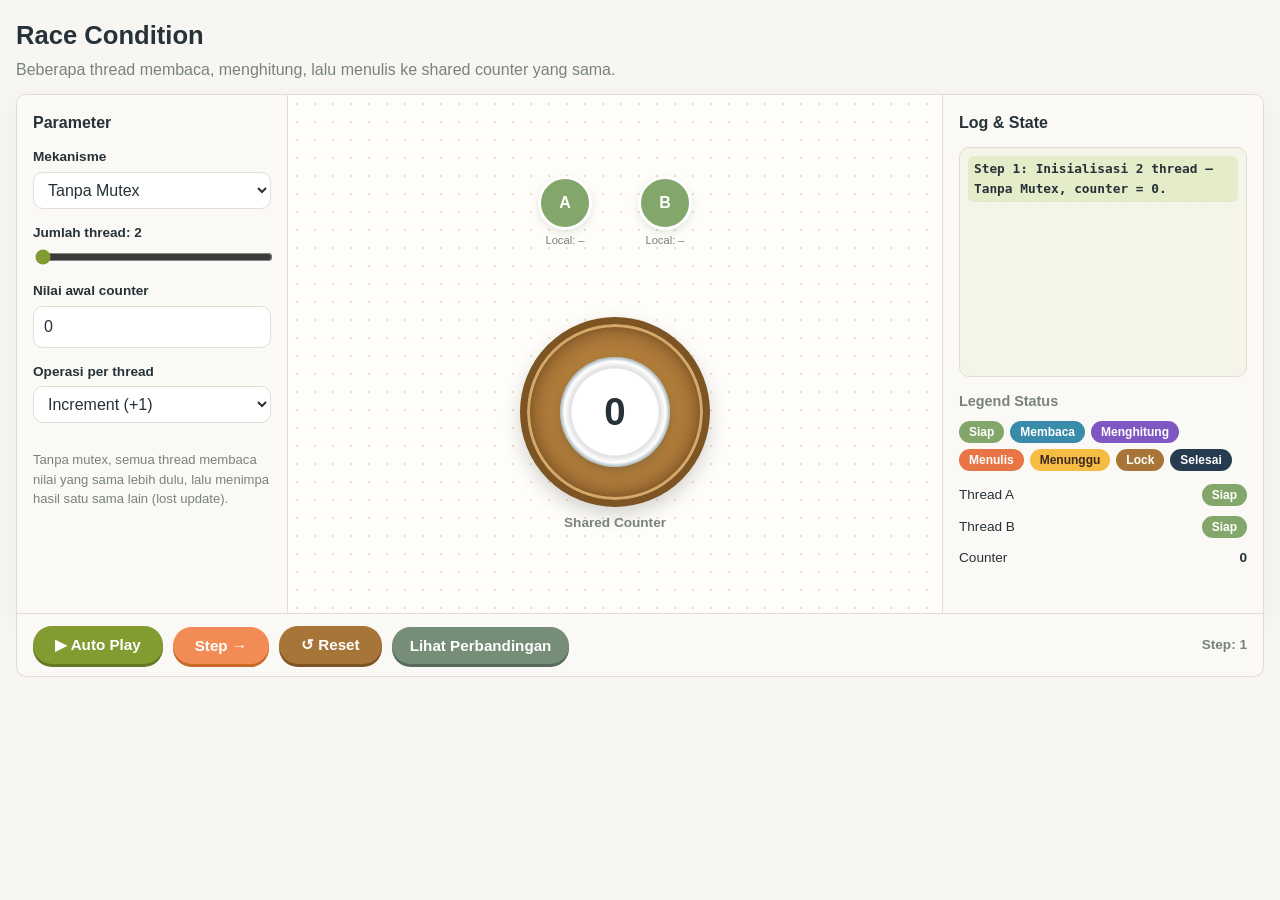
<file: modul-1/index.html>
<!DOCTYPE html>
<html lang="id">
<head>
  <meta charset="UTF-8" />
  <meta name="viewport" content="width=device-width, initial-scale=1.0" />
  <title>Race Condition Simulator</title>
  <link rel="stylesheet" href="style.css" />
</head>
<body>
  <div class="container">
    <div class="sim-head" style="display: flex; justify-content: space-between; align-items: center; flex-wrap: wrap; gap: 12px;">
      <div>
        <h1>Race Condition</h1>
        <p>Beberapa thread membaca, menghitung, lalu menulis ke shared counter yang sama.</p>
      </div>
    </div>

    <div class="sim-grid">
      <!-- Panel Kiri: Parameter -->
      <div class="panel">
        <h3>Parameter</h3>
        <div class="field">
          <label class="field-label" for="mech-select">Mekanisme</label>
          <select id="mech-select">
            <option value="none" selected>Tanpa Mutex</option>
            <option value="peterson">Dengan Peterson Algorithm</option>
            <option value="mutex">Dengan Mutex</option>
          </select>
        </div>

        <div class="field">
          <label class="field-label" for="n-range">Jumlah thread: <span id="n-val">2</span></label>
          <input type="range" id="n-range" min="2" max="4" value="2" />
        </div>

        <div class="field">
          <label class="field-label" for="init-input">Nilai awal counter</label>
          <input type="number" id="init-input" value="0" min="-999" max="999" step="1" />
        </div>

        <div class="field">
          <label class="field-label" for="op-select">Operasi per thread</label>
          <select id="op-select">
            <option value="inc" selected>Increment (+1)</option>
            <option value="dec">Decrement (-1)</option>
            <option value="dbl">Double (×2)</option>
          </select>
        </div>

        <p class="note" id="mech-note"></p>
      </div>

      <!-- Panel Tengah: Visualisasi -->
      <div class="viz" id="viz">
        <svg class="arrow-layer" id="arrow-layer" aria-hidden="true"></svg>
        <div class="stage">
          <div class="threads" id="threads"></div>

          <div class="counter-wrap">
            <div class="counter-disc" id="counter-disc">
              <div class="plate"><span id="counter-value">0</span></div>
            </div>
            <div class="counter-label">Shared Counter</div>
            <span class="badge ready" id="lock-chip" hidden></span>
          </div>
        </div>
      </div>

      <!-- Panel Kanan: Log & State -->
      <div class="panel">
        <h3>Log & State</h3>
        <div class="log" id="log-box"></div>

        <h4>Legend Status</h4>
        <div class="legend">
          <span class="badge ready">Siap</span>
          <span class="badge running">Membaca</span>
          <span class="badge op">Menghitung</span>
          <span class="badge write">Menulis</span>
          <span class="badge waiting">Menunggu</span>
          <span class="badge lock">Lock</span>
          <span class="badge done">Selesai</span>
        </div>

        <div class="state-box" id="state-list"></div>
      </div>
    </div>

    <!-- Action Bar Bawah -->
    <div class="actionbar">
      <button class="btn play" id="btn-play">▶ Auto Play</button>
      <button class="btn dark step" id="btn-step">Step →</button>
      <button class="btn dark reset" id="btn-reset">↺ Reset</button>
      <button class="btn-compare" onclick="bukaModalRace()">Lihat Perbandingan</button>
      <span class="step-count" id="step-count">Step: 1</span>
    </div>
  </div>

  <!-- Pop-up Modal Perbandingan Race Condition -->
  <div id="modal-race" class="modal-overlay" onclick="tutupModalRaceLuar(event)">
    <div class="modal-box">
      <div class="modal-header">
        <div>
          <h2>Perbandingan Race Condition</h2>
          <p>Hasil simulasi Race Condition pada shared counter</p>
        </div>
        <button class="btn-close" onclick="tutupModalRace()">✕</button>
      </div>

      <div class="table-wrap">
        <table class="compare-table">
          <thead>
            <tr>
              <th>Mekanisme</th>
              <th>Jumlah Proses</th>
              <th>Jumlah Step</th>
              <th>Nilai Akhir / Ekspektasi</th>
              <th>Race Condition</th>
              <th>Penilaian</th>
            </tr>
          </thead>
          <tbody id="tabel-hasil-race">
            <!-- Diisi otomatis oleh JavaScript -->
          </tbody>
        </table>
      </div>

      <div class="modal-footer">
        <button class="btn-secondary" onclick="resetRiwayatRace()">Reset Data</button>
        <button class="btn-primary" onclick="tutupModalRace()">Kembali ke Simulasi</button>
      </div>
    </div>
  </div>

  <script src="script.js"></script>
</body>
</html>
</file>
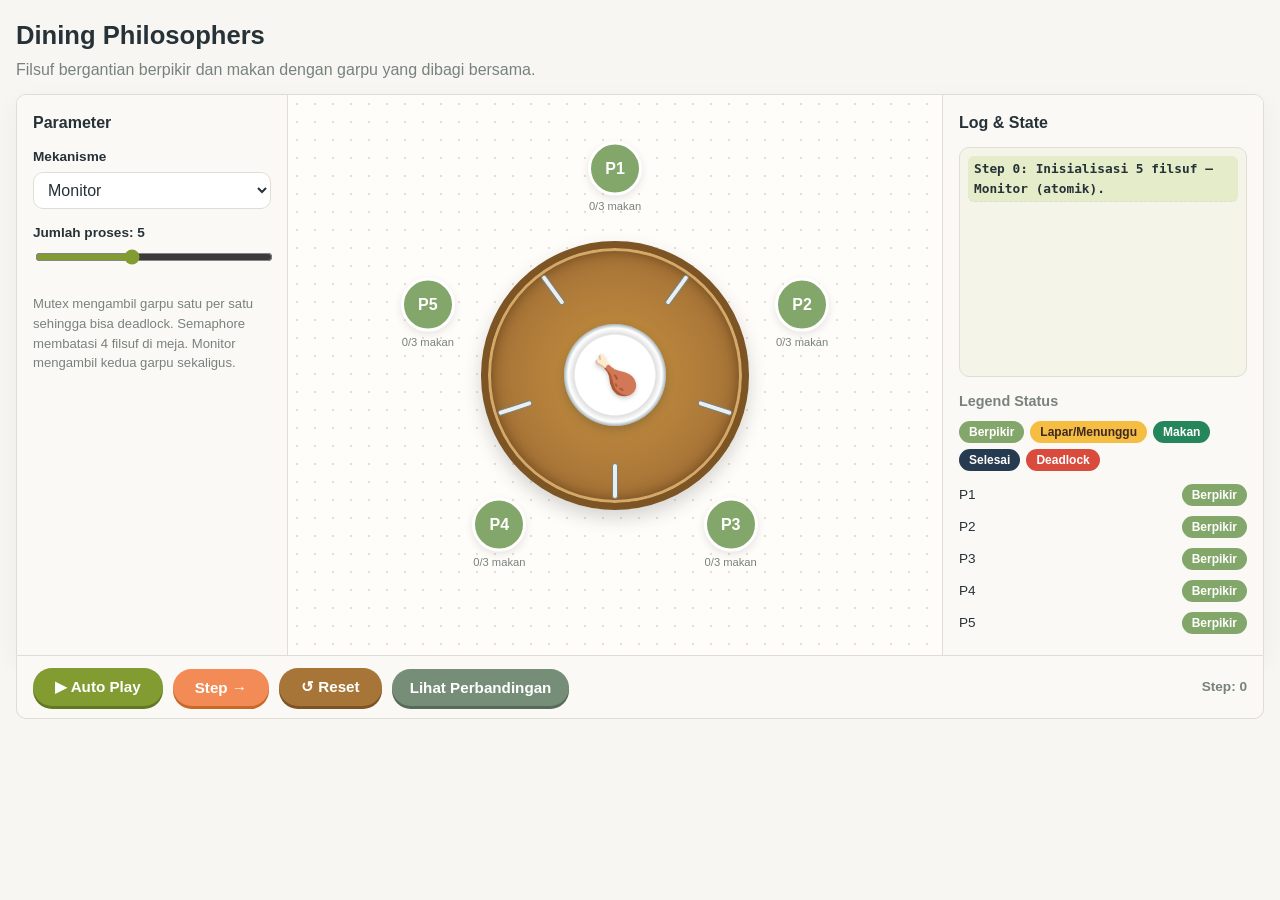
<file: modul-2/index.html>
<!DOCTYPE html>
<html lang="id">
<head>
  <meta charset="UTF-8" />
  <meta name="viewport" content="width=device-width, initial-scale=1.0" />
  <title>Dining Philosophers Simulator</title>
  <link rel="stylesheet" href="style.css?v=2" />
</head>
<body>
  <div class="container">
    <div class="sim-head">
      <div>
        <h1>Dining Philosophers</h1>
        <p>Filsuf bergantian berpikir dan makan dengan garpu yang dibagi bersama.</p>
      </div>
    </div>

    <div class="sim-grid">
      <!-- Panel Kiri: Parameter -->
      <div class="panel">
        <h3>Parameter</h3>
        <div class="field">
          <label class="field-label" for="mech-select">Mekanisme</label>
          <select id="mech-select">
            <option value="mutex">Mutex</option>
            <option value="semaphore">Semaphore</option>
            <option value="monitor" selected>Monitor</option>
          </select>
        </div>

        <div class="field">
          <label class="field-label" for="n-range">Jumlah proses: <span id="n-val">5</span></label>
          <input type="range" id="n-range" min="3" max="8" value="5" />
        </div>

        <p class="note" id="mech-note">
          Mutex mengambil garpu satu per satu sehingga bisa deadlock. Semaphore membatasi 4 filsuf di meja. Monitor mengambil kedua garpu sekaligus.
        </p>
      </div>

      <!-- Panel Tengah: Visualisasi Meja -->
      <div class="viz">
        <div class="table-area" id="table-area">
          <div class="round-table"></div>
          <div id="forks-layer"></div>
          <div id="philosophers-layer"></div>
        </div>
      </div>

      <!-- Panel Kanan: Log & State -->
      <div class="panel">
        <h3>Log & State</h3>
        <div class="log" id="log-box"></div>

        <h4>Legend Status</h4>
        <div class="legend">
          <span class="badge ready">Berpikir</span>
          <span class="badge waiting">Lapar/Menunggu</span>
          <span class="badge running">Makan</span>
          <span class="badge done">Selesai</span>
          <span class="badge deadlock">Deadlock</span>
        </div>

        <div class="state-box" id="state-list"></div>
      </div>
    </div>

    <!-- Action Bar Bawah -->
    <div class="actionbar">
      <button class="btn play" id="btn-play">▶ Auto Play</button>
      <button class="btn dark" id="btn-step">Step →</button>
      <button class="btn dark" id="btn-reset">↺ Reset</button>
      <button class="btn-compare" onclick="bukaModalPhil()">Lihat Perbandingan</button>
      <span class="step-count" id="step-count">Step: 0</span>
    </div>
  </div>

  <!-- Pop-up Modal Perbandingan Dining Philosophers -->
  <div id="modal-phil" class="modal-overlay" hidden onclick="tutupModalPhilLuar(event)">
    <div class="modal-box">
      <div class="modal-header">
        <div>
          <h2>Perbandingan Dining Philosophers</h2>
          <p>Hasil simulasi Dining Philosophers</p>
        </div>
        <button class="btn-close" onclick="tutupModalPhil()">✕</button>
      </div>

      <div class="table-wrap">
        <table class="compare-table">
          <thead>
            <tr>
              <th>Mekanisme</th>
              <th>Jumlah Proses</th>
              <th>Jumlah Step</th>
              <th>Deadlock/Starvation</th>
              <th>Penilaian</th>
            </tr>
          </thead>
          <tbody id="tabel-hasil-phil">
            <!-- Diisi otomatis oleh JavaScript -->
          </tbody>
        </table>
      </div>

      <div class="modal-footer">
        <button class="btn-secondary" onclick="resetRiwayatPhil()">Reset Data</button>
        <button class="btn-primary" onclick="tutupModalPhil()">Kembali ke Simulasi</button>
      </div>
    </div>
  </div>

  <script src="script.js?v=2"></script>
</body>
</html>
</file>
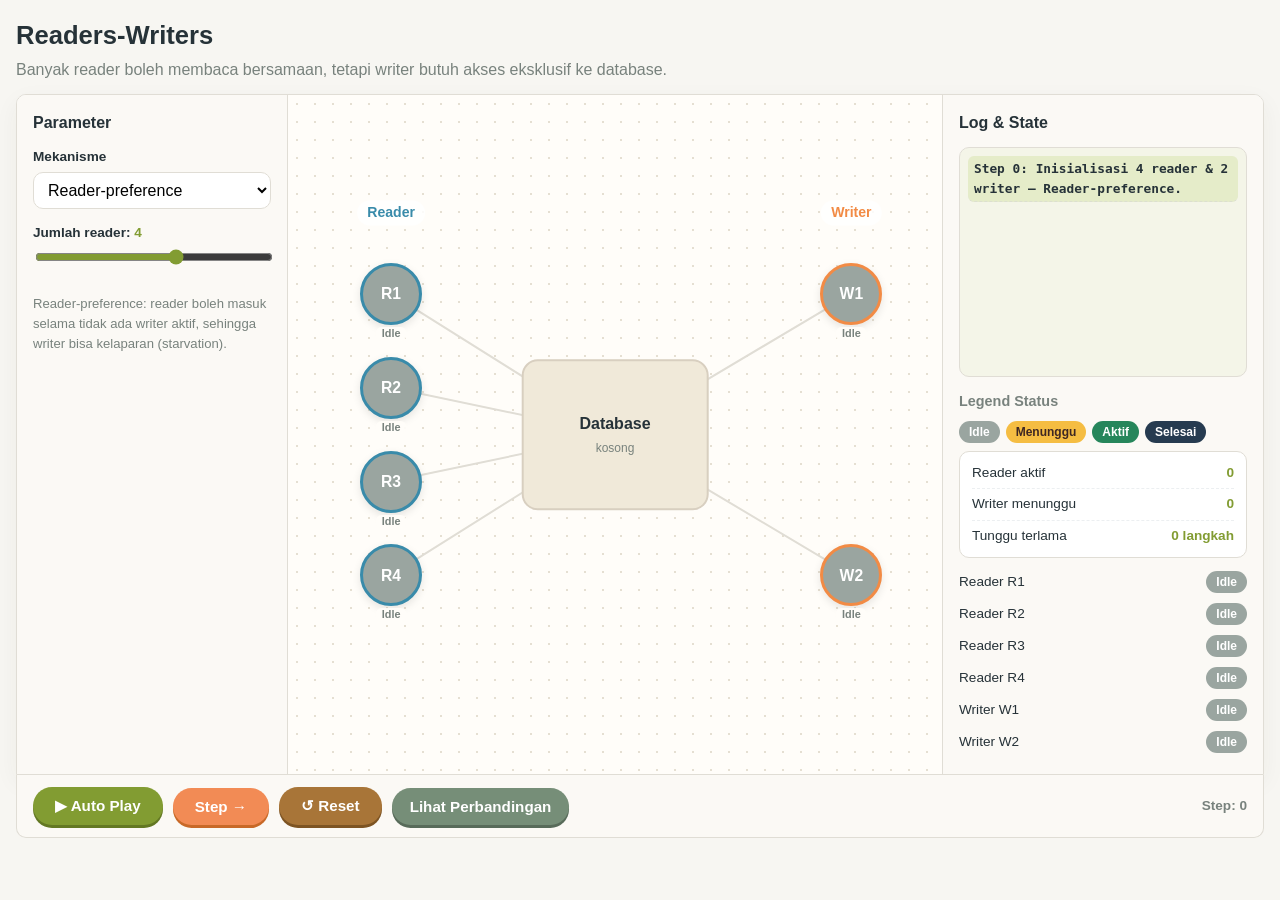
<file: modul-3/index.html>
<!DOCTYPE html>
<html lang="id">

<head>
  <meta charset="UTF-8" />
  <meta name="viewport" content="width=device-width, initial-scale=1.0" />
  <title>Readers-Writers Simulator</title>
  <link rel="stylesheet" href="style.css" />
</head>

<body>
  <div class="container">
    <div class="sim-head">
      <div>
        <h1>Readers-Writers</h1>
        <p>Banyak reader boleh membaca bersamaan, tetapi writer butuh akses eksklusif ke database.</p>
      </div>
    </div>

    <div class="sim-grid">
      <!-- Panel Kiri:Parameter -->
      <div class="panel">
        <h3>Parameter</h3>
        <div class="field">
          <label class="field-label" for="policy-select">Mekanisme</label>
          <select id="policy-select">
            <option value="reader" selected>Reader-preference</option>
            <option value="writer">Writer-preference</option>
            <option value="fifo">FIFO / Fair</option>
          </select>
        </div>

        <div class="field">
          <label class="field-label" for="readers-range">Jumlah reader: <span id="readers-val">4</span></label>
          <input type="range" id="readers-range" min="1" max="6" value="4" />
        </div>

        <p class="note" id="policy-note"></p>
      </div>

      <!-- Panel Tengah: Visualisasi -->
      <div class="viz">
        <div class="rw-area" id="rw-area"></div>
      </div>

      <!-- Panel Kanan: Log & State -->
      <div class="panel">
        <h3>Log &amp; State</h3>
        <div class="log" id="log-box"></div>

        <h4>Legend Status</h4>
        <div class="legend">
          <span class="badge ready">Idle</span>
          <span class="badge waiting">Menunggu</span>
          <span class="badge running">Aktif</span>
          <span class="badge done">Selesai</span>
        </div>

        <div class="state-box" id="state-list"></div>
      </div>
    </div>

    <!-- Action Bar Bawah -->
    <div class="actionbar">
      <button class="btn play" id="btn-play">▶ Auto Play</button>
      <button class="btn step" id="btn-step">Step →</button>
      <button class="btn reset" id="btn-reset">↺ Reset</button>
      <button class="btn-compare" onclick="bukaModalRW()">Lihat Perbandingan</button>
      <span class="step-count" id="step-count">Step: 0</span>
    </div>
  </div>

  <!-- Pop-up Modal Perbandingan Readers-Writers -->
  <div id="modal-rw" class="modal-overlay" hidden onclick="tutupModalRWLuar(event)">
    <div class="modal-box">
      <div class="modal-header">
        <div>
          <h2>Perbandingan Readers-Writers</h2>
          <p>Hasil simulasi kebijakan akses baca dan tulis pada database</p>
        </div>
        <button class="btn-close" onclick="tutupModalRW()">✕</button>
      </div>

      <div class="table-wrap">
        <table class="compare-table">
          <thead>
            <tr>
              <th>Mekanisme</th>
              <th>Jumlah Reader</th>
              <th>Jumlah Step</th>
              <th>Risiko Starvation</th>
              <th>Penilaian</th>
            </tr>
          </thead>
          <tbody id="tabel-hasil-rw">
            <!-- Diisi otomatis oleh JavaScript -->
          </tbody>
        </table>
      </div>

      <div class="modal-footer">
        <button class="btn-secondary" onclick="resetRiwayatRW()">Reset Data</button>
        <button class="btn-primary" onclick="tutupModalRW()">Kembali ke Simulasi</button>
      </div>
    </div>
  </div>

  <script src="script.js"></script>
</body>

</html>
</file>
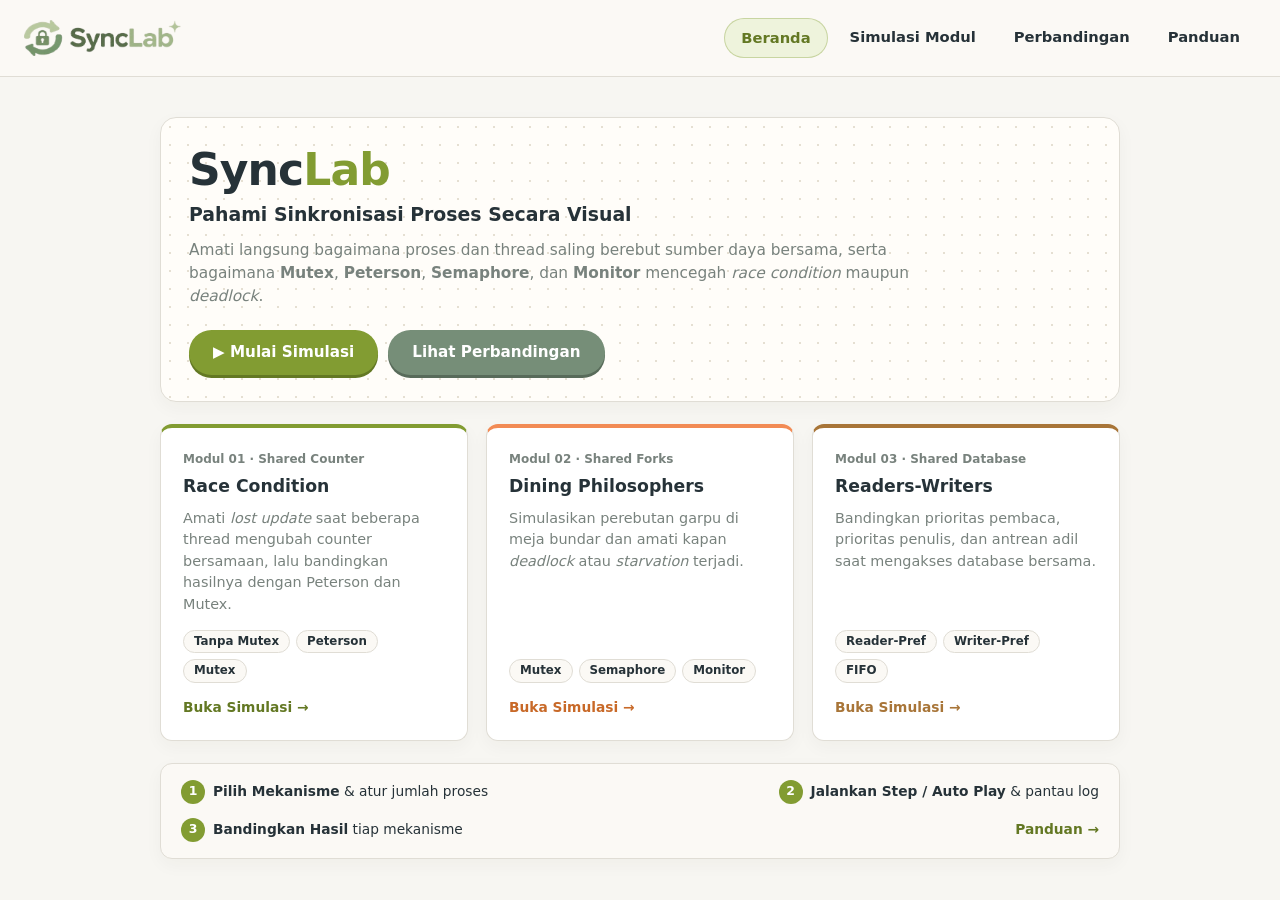
<file: homepage.html>
<!DOCTYPE html>
<html lang="id">

<head>
  <meta charset="UTF-8" />
  <meta name="viewport" content="width=device-width, initial-scale=1.0" />
  <title>SyncLab — Beranda</title>
  <link rel="stylesheet" href="mainstyle.css" />
</head>

<body>
  <header class="navbar">
    <a href="homepage.html" class="logo-img">
      <img src="Logo.png" alt="Logo SyncLab" class="logo-img" />
    </a>
    <nav>
      <a href="homepage.html" class="nav-link active">Beranda</a>
      <a href="simulasi.html" class="nav-link">Simulasi Modul</a>
      <a href="perbandingan.html" class="nav-link">Perbandingan</a>
      <a href="panduan.html" class="nav-link">Panduan</a>
    </nav>
  </header>

  <main class="main-content">
    <div class="home-wrap">
      <!-- Hero Ringkas -->
      <section class="home-hero">
        <h1 class="hero-brand">Sync<span>Lab</span></h1>
        <p class="hero-tagline">Pahami Sinkronisasi Proses Secara Visual</p>
        <p class="subtitle">
          Amati langsung bagaimana proses dan thread saling berebut sumber daya bersama,
          serta bagaimana <strong>Mutex</strong>, <strong>Peterson</strong>, <strong>Semaphore</strong>,
          dan <strong>Monitor</strong> mencegah <em>race condition</em> maupun <em>deadlock</em>.
        </p>
        <div class="hero-actions">
          <a href="simulasi.html" class="btn-primary">▶ Mulai Simulasi</a>
          <a href="perbandingan.html" class="btn-sage">Lihat Perbandingan</a>
        </div>
      </section>

      <!-- 3 Kartu Modul -->
      <div class="cards">
        <a href="simulasi.html?modul=1" class="card home-card">
          <span class="mod-label">Modul 01 · Shared Counter</span>
          <h3>Race Condition</h3>
          <p>Amati <em>lost update</em> saat beberapa thread mengubah counter bersamaan, lalu bandingkan hasilnya dengan
            Peterson dan Mutex.</p>
          <div class="mod-chips">
            <span>Tanpa Mutex</span>
            <span>Peterson</span>
            <span>Mutex</span>
          </div>
          <span class="mod-link">Buka Simulasi →</span>
        </a>

        <a href="simulasi.html?modul=2" class="card home-card">
          <span class="mod-label">Modul 02 · Shared Forks</span>
          <h3>Dining Philosophers</h3>
          <p>Simulasikan perebutan garpu di meja bundar dan amati kapan <em>deadlock</em> atau <em>starvation</em>
            terjadi.</p>
          <div class="mod-chips">
            <span>Mutex</span>
            <span>Semaphore</span>
            <span>Monitor</span>
          </div>
          <span class="mod-link">Buka Simulasi →</span>
        </a>

        <a href="simulasi.html?modul=3" class="card home-card">
          <span class="mod-label">Modul 03 · Shared Database</span>
          <h3>Readers-Writers</h3>
          <p>Bandingkan prioritas pembaca, prioritas penulis, dan antrean adil saat mengakses database bersama.</p>
          <div class="mod-chips">
            <span>Reader-Pref</span>
            <span>Writer-Pref</span>
            <span>FIFO</span>
          </div>
          <span class="mod-link">Buka Simulasi →</span>
        </a>
      </div>

      <!-- Strip Cara Kerja Singkat -->
      <section class="card home-tips">
        <div class="tip-item">
          <span class="tip-num">1</span>
          <span><strong>Pilih Mekanisme</strong> &amp; atur jumlah proses</span>
        </div>
        <div class="tip-item">
          <span class="tip-num">2</span>
          <span><strong>Jalankan Step / Auto Play</strong> &amp; pantau log</span>
        </div>
        <div class="tip-item">
          <span class="tip-num">3</span>
          <span><strong>Bandingkan Hasil</strong> tiap mekanisme</span>
        </div>
        <a href="panduan.html" class="tip-guide">Panduan →</a>
      </section>
    </div>
  </main>
</body>

</html>
</file>
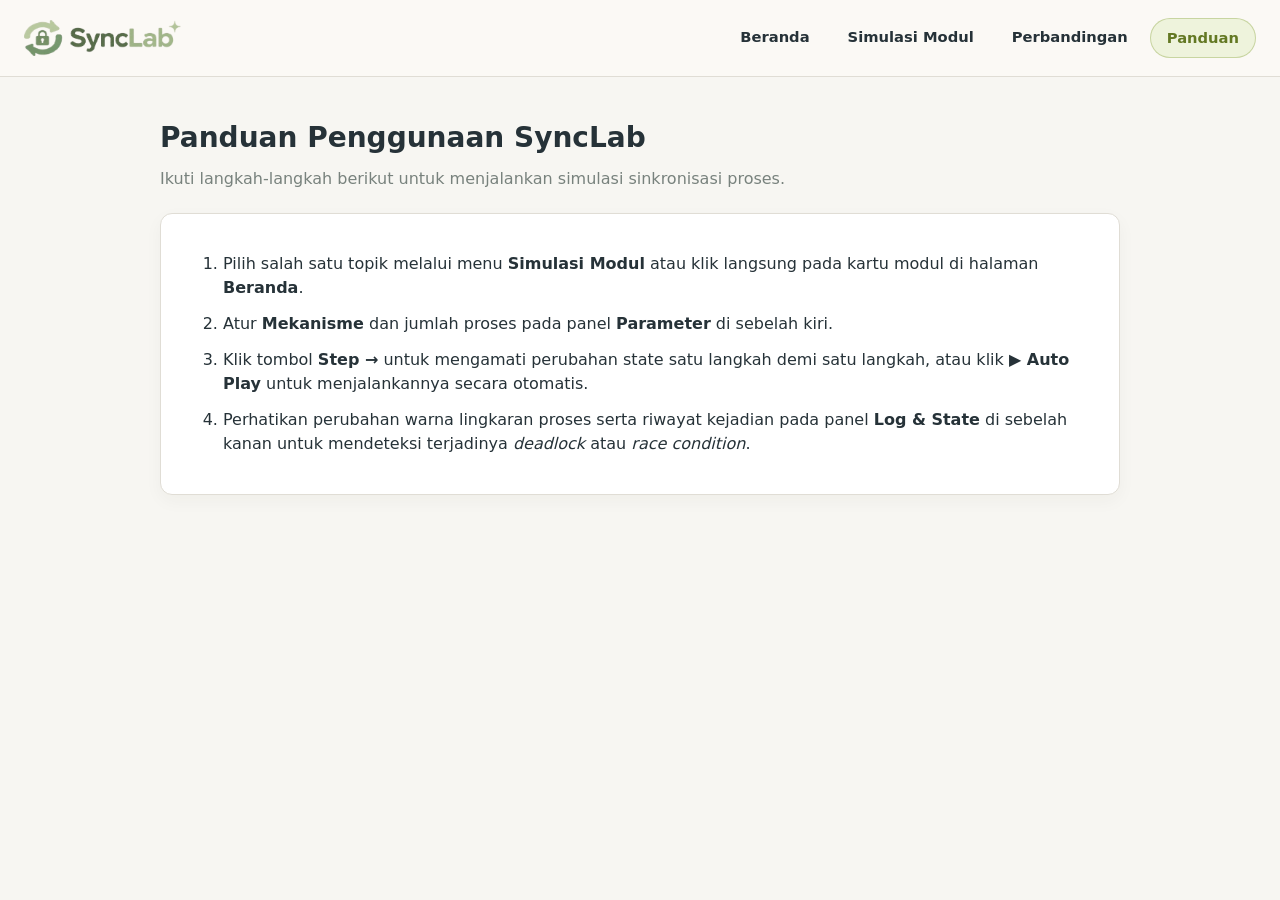
<file: panduan.html>
<!DOCTYPE html>
<html lang="id">
<head>
  <meta charset="UTF-8" />
  <meta name="viewport" content="width=device-width, initial-scale=1.0" />
  <title>SyncLab — Panduan</title>
  <link rel="stylesheet" href="mainstyle.css" />
</head>
<body>
  <header class="navbar">
    <a href="homepage.html" class="logo-img">
      <img src="Logo.png" alt="Logo SyncLab" class="logo-img" />
    </a>
    <nav>
      <a href="homepage.html" class="nav-link">Beranda</a>
      <a href="simulasi.html" class="nav-link">Simulasi Modul</a>
      <a href="perbandingan.html" class="nav-link">Perbandingan</a>
      <a href="panduan.html" class="nav-link active">Panduan</a>
    </nav>
  </header>

  <main class="main-content">
    <div class="home-wrap">
      <h1>Panduan Penggunaan SyncLab</h1>
      <p class="subtitle">Ikuti langkah-langkah berikut untuk menjalankan simulasi sinkronisasi proses.</p>

      <div class="card">
        <ol class="guide-list">
          <li>Pilih salah satu topik melalui menu <strong>Simulasi Modul</strong> atau klik langsung pada kartu modul di halaman <strong>Beranda</strong>.</li>
          <li>Atur <strong>Mekanisme</strong> dan jumlah proses pada panel <strong>Parameter</strong> di sebelah kiri.</li>
          <li>Klik tombol <strong>Step →</strong> untuk mengamati perubahan state satu langkah demi satu langkah, atau klik <strong>▶ Auto Play</strong> untuk menjalankannya secara otomatis.</li>
          <li>Perhatikan perubahan warna lingkaran proses serta riwayat kejadian pada panel <strong>Log & State</strong> di sebelah kanan untuk mendeteksi terjadinya <em>deadlock</em> atau <em>race condition</em>.</li>
        </ol>
      </div>
    </div>
  </main>
</body>
</html>
</file>
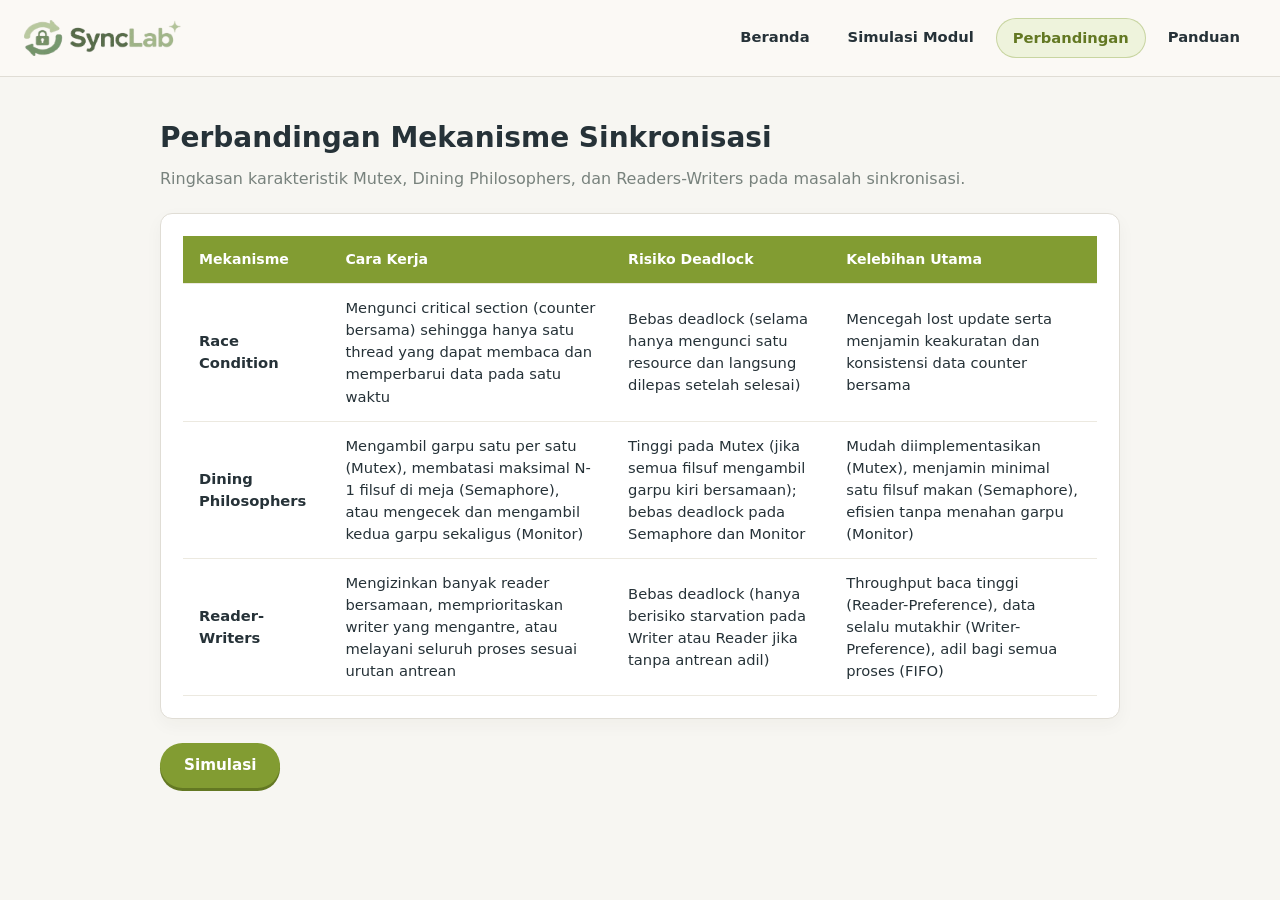
<file: perbandingan.html>
<!DOCTYPE html>
<html lang="id">
<head>
  <meta charset="UTF-8" />
  <meta name="viewport" content="width=device-width, initial-scale=1.0" />
  <title>SyncLab — Perbandingan</title>
  <link rel="stylesheet" href="mainstyle.css" />
</head>
<body>
  <header class="navbar">
    <a href="homepage.html" class="logo-img">
      <img src="Logo.png" alt="Logo SyncLab" class="logo-img" />
    </a>
    <nav>
      <a href="homepage.html" class="nav-link">Beranda</a>
      <a href="simulasi.html" class="nav-link">Simulasi Modul</a>
      <a href="perbandingan.html" class="nav-link active">Perbandingan</a>
      <a href="panduan.html" class="nav-link">Panduan</a>
    </nav>
  </header>

  <main class="main-content">
    <div class="home-wrap">
      <h1>Perbandingan Mekanisme Sinkronisasi</h1>
      <p class="subtitle">Ringkasan karakteristik Mutex, Dining Philosophers, dan Readers-Writers pada masalah sinkronisasi.</p>
      
      <div class="card table-wrap">
        <table>
          <thead>
            <tr>
              <th>Mekanisme</th>
              <th>Cara Kerja</th>
              <th>Risiko Deadlock</th>
              <th>Kelebihan Utama</th>
            </tr>
          </thead>
          <tbody>
            <tr>
              <td><strong>Race Condition</strong></td>
              <td>Mengunci critical section (counter bersama) sehingga hanya satu thread yang dapat membaca dan memperbarui data pada satu waktu</td>
              <td>Bebas deadlock (selama hanya mengunci satu resource dan langsung dilepas setelah selesai)</td>
              <td>Mencegah lost update serta menjamin keakuratan dan konsistensi data counter bersama</td>
            </tr>
            <tr>
              <td><strong>Dining Philosophers</strong></td>
              <td>Mengambil garpu satu per satu (Mutex), membatasi maksimal N-1 filsuf di meja (Semaphore), atau mengecek dan mengambil kedua garpu sekaligus (Monitor)</td>
              <td>Tinggi pada Mutex (jika semua filsuf mengambil garpu kiri bersamaan); bebas deadlock pada Semaphore dan Monitor</td>
              <td>Mudah diimplementasikan (Mutex), menjamin minimal satu filsuf makan (Semaphore), efisien tanpa menahan garpu (Monitor)</td>
            </tr>
            <tr>
              <td><strong>Reader-Writers</strong></td>
              <td>Mengizinkan banyak reader bersamaan, memprioritaskan writer yang mengantre, atau melayani seluruh proses sesuai urutan antrean</td>
              <td>Bebas deadlock (hanya berisiko starvation pada Writer atau Reader jika tanpa antrean adil)</td>
              <td>Throughput baca tinggi (Reader-Preference), data selalu mutakhir (Writer-Preference), adil bagi semua proses (FIFO)</td>
            </tr>
          </tbody>
        </table>
      </div>

      <div style="margin-top: 24px;">
        <a href="simulasi.html" class="btn-primary">Simulasi</a>
      </div>
    </div>
  </main>
</body>
</html>
</file>
<file: modul-1/style.css>
:root {
  --font: "Segoe UI", Arial, sans-serif;
  --ink: #263238;
  --bg: #f7f6f2;       
  --white: #ffffff;
  --panel: #fbf9f5;
  --muted: #78827d;
  --line: #e0ddd5;
  --olive-green: #829c32;    
  --olive-dark: #637823;
  --step: #f28b55;    
  --step-dark: #c86928;
  --reset: #a87538;    
  --reset-dark: #7d5423;
  --sage: #768e78;     
  --deep-olive: #657d35;
  --navy: #263b50;
  --red: #d94b3d;
  --gray: #9aa5a0;
  --green: #83a66a;
  --yellow: #f5bd42;
  --blue: #398baa;
  --teal: #55a6a0;         
  --orange: #f28b45;         
  --coral: #e87545;        
  --wood: #a87538;         
  --purple: #7e57c2;
  --sage-green: #83a66a;
  --eval-baik: #83a66a;
  --eval-buruk: #d94b3d;
  --eval-terbaik: #26865b;
  --pad: 16px;
  --radius: 10px;
}

* {
  box-sizing: border-box;
}

body {
  margin: 0;
  font-family: var(--font);
  color: var(--ink);
  background: var(--bg);
  line-height: 1.5;
}

h1 {
  font-size: 1.6rem;
  margin: 0 0 4px;
  color: var(--ink);
}

h3 {
  margin: 0 0 12px;
  font-size: 1rem;
}

h4 {
  margin: 14px 0 8px;
  font-size: .9rem;
  color: var(--muted);
}

button {
  font-family: inherit;
  cursor: pointer;
}

[hidden] {
  display: none !important;
}

.note,
small {
  color: var(--muted);
}

.note {
  font-size: .82rem;
}

.container {
  max-width: 1280px;
  margin: 0 auto;
  padding: var(--pad);
}

/* Header & Grid */
.sim-head {
  display: flex;
  justify-content: space-between;
  align-items: flex-end;
  gap: 12px;
  flex-wrap: wrap;
  margin-bottom: 12px;
}

.sim-head p {
  margin: 0;
  color: var(--muted);
}

.sim-grid {
  display: grid;
  grid-template-columns: 270px 1fr 320px;
  border: 1.5px solid var(--line);
  border-radius: var(--radius) var(--radius) 0 0;
  overflow: hidden;
  min-height: 520px;
  background: var(--white);
  box-shadow: 0 8px 24px rgba(60, 50, 35, 0.05);
}

.panel {
  background: var(--panel);
  padding: var(--pad);
  display: flex;
  flex-direction: column;
  min-width: 0;
}

.viz {
  position: relative;
  background-color: #fffdf9;
  background-image: radial-gradient(#e5dfd2 1.2px, transparent 1.2px);
  background-size: 18px 18px;
  padding: var(--pad);
  display: grid;
  place-items: center;
  min-width: 0;
  border-left: 1px solid var(--line);
  border-right: 1px solid var(--line);
}

.arrow-layer {
  position: absolute;
  inset: 0;
  width: 100%;
  height: 100%;
  pointer-events: none;
  overflow: visible;
}

/* Form Controls */
.field {
  display: flex;
  flex-direction: column;
  gap: 4px;
  margin-bottom: 14px;
}

.field-label {
  font-size: .85rem;
  font-weight: 600;
}

select,
input[type=number] {
  padding: 8px 10px;
  border: 1.5px solid var(--line);
  border-radius: 10px;
  background: var(--white);
  font: inherit;
  color: inherit;
  width: 100%;
  transition: border-color .2s, box-shadow .2s;
}

select:hover,
input[type=number]:hover {
  border-color: var(--olive-green);
}

input[type=range] {
  accent-color: var(--olive-green);
  width: 100%;
  cursor: pointer;
}

select:focus-visible,
input:focus-visible,
button:focus-visible {
  outline: 2px solid var(--olive-green);
  outline-offset: 2px;
}

/* Log & State */
.log {
  background: #f4f5e8;
  border: 1px solid var(--line);
  border-radius: var(--radius);
  padding: 8px;
  height: 230px;
  overflow-y: auto;
  font-size: .8rem;
  font-family: ui-monospace, Menlo, monospace;
}

.log-line {
  padding: 3px 6px;
  border-bottom: 1px dashed #dcdfd0;
  overflow-wrap: anywhere;
}

.log-line.last {
  background: #e5ecc9;
  border-radius: 6px;
  font-weight: 600;
}

.log-line.bad {
  color: var(--red);
  font-weight: 600;
}

.state-box {
  overflow-y: auto;
  flex: 1;
}

.state-row {
  display: flex;
  justify-content: space-between;
  align-items: center;
  padding: 5px 0;
  font-size: .85rem;
}

.legend {
  display: flex;
  flex-wrap: wrap;
  gap: 6px;
  margin-bottom: 8px;
}

/* Actionbar */
.actionbar {
  display: flex;
  gap: 10px;
  align-items: center;
  flex-wrap: wrap;
  padding: 12px var(--pad);
  background: var(--panel);
  border: 1.5px solid var(--line);
  border-top: 0;
  border-radius: 0 0 var(--radius) var(--radius);
}

.step-count {
  margin-left: auto;
  color: var(--muted);
  font-size: .85rem;
  font-weight: 600;
}

.btn,
.btn-compare,
.btn-secondary,
.btn-primary {
  border: 0;
  color: var(--white);
  border-radius: 999px;
  font-weight: 600;
  transition:
    transform .15s cubic-bezier(0.34, 1.56, 0.64, 1),
    box-shadow .15s,
    filter .15s;
}

.btn {
  padding: 10px 22px;
  font-size: .95rem;
}

.btn.dark {
  background: var(--reset);  
  box-shadow: 0 3px 0 var(--reset-dark);
}

.btn.play {
  background: var(--olive-green);
  box-shadow: 0 3px 0 var(--olive-dark);
}

.btn.step {
  background: var(--step);
  box-shadow: 0 3px 0 var(--step-dark);
}

.btn.reset {
  background: var(--reset);
  box-shadow: 0 3px 0 var(--reset-dark);
}

.btn-compare {
  padding: 10px 18px;
  font-size: .95rem;
  background: var(--sage);
  box-shadow: 0 3px 0 #586b5a;
}

.btn-secondary {
  padding: 9px 18px;
  background: var(--sage);
  box-shadow: 0 3px 0 #586b5a;
}

.btn-primary {
  padding: 9px 18px;
  background: var(--deep-olive);
  box-shadow: 0 3px 0 #4b5e26;
}

.btn:hover:not(:disabled),
.btn-compare:hover,
.btn-secondary:hover,
.btn-primary:hover {
  transform: translateY(-2px);
  filter: brightness(1.06);
}

.btn:active:not(:disabled),
.btn-compare:active,
.btn-secondary:active,
.btn-primary:active {
  transform: translateY(2px);
  box-shadow: none !important;
}

.btn:disabled {
  opacity: .45;
  cursor: not-allowed;
  box-shadow: none;
}

/* Badge & Avatar */
.badge {
  display: inline-block;
  padding: 2px 10px;
  border-radius: 999px;
  font-size: .75rem;
  font-weight: 600;
  color: var(--white);
  background: var(--gray);
  transition: transform .2s, background .2s;
}

.badge.running {
  background: var(--blue);
}

.badge.op {
  background: var(--purple);
}

.badge.write {
  background: var(--coral);
}

.badge.waiting {
  background: var(--yellow);
  color: #3e2723;
}

.badge.lock {
  background: var(--wood);
}

.badge.done {
  background: var(--navy);
}

.badge.ready {
  background: var(--sage-green);
}

.avatar {
  width: 54px;
  height: 54px;
  border-radius: 50%;
  display: grid;
  place-items: center;
  font-weight: 700;
  color: var(--white);
  background: var(--gray);
  border: 3px solid var(--white);
  box-shadow: 0 3px 8px rgba(0, 0, 0, 0.1);
  transition: background .3s, box-shadow .3s, transform .3s cubic-bezier(0.34, 1.56, 0.64, 1);
}

.ready .avatar {
  background: var(--sage-green);
}

.running .avatar {
  background: var(--blue);
  box-shadow: 0 0 0 3px rgba(57, 139, 170, 0.4);
}

.op .avatar {
  background: var(--purple);
  box-shadow: 0 0 0 3px rgba(126, 87, 194, 0.4);
}

.write .avatar {
  background: var(--coral);
  box-shadow: 0 0 0 3px rgba(232, 117, 69, 0.4);
}

.waiting .avatar {
  background: var(--yellow);
  color: #3e2723;
  box-shadow: 0 0 0 3px #ffe082;
}

.lock .avatar {
  background: var(--wood);
  box-shadow: 0 0 0 3px #d4a96a;
}

.done .avatar {
  background: var(--navy);
}

/* Race Condition Visualization */
.stage {
  position: relative;
  z-index: 1;
  display: flex;
  flex-direction: column;
  align-items: center;
  gap: 28px;
  width: 100%;
}

.threads {
  display: flex;
  justify-content: center;
  flex-wrap: wrap;
  gap: clamp(12px, 3vw, 36px);
  margin-bottom: 40px;
}

.thread {
  text-align: center;
  min-width: 64px;
  transition: all .3s;
}

.thread small {
  display: block;
  font-size: .7rem;
  margin-top: 2px;
}

.thread .avatar {
  margin: 0 auto;
}

.thread.active .avatar {
  transform: scale(1.12);
}

.counter-wrap {
  display: flex;
  flex-direction: column;
  align-items: center;
  gap: 6px;
}

.counter-disc {
  width: 190px;
  height: 190px;
  border-radius: 50%;
  display: grid;
  place-items: center;
  background: radial-gradient(circle,
      #c8923e 0%,
      #a87538 65%,
      #7d5423 100%);
  border: 7px solid #7d5423;
  box-shadow:
    inset 0 0 0 3px #d4a96a,
    inset 0 0 18px #5c3a14,
    0 8px 18px rgba(38, 50, 56, 0.2);
}

.plate {
  width: 110px;
  height: 110px;
  border-radius: 50%;
  display: grid;
  place-items: center;
  background: radial-gradient(circle,
      #ffffff 55%,
      #e0e0e0 57%,
      #ffffff 65%,
      #b0bec5 70%,
      #ffffff 73%);
  box-shadow: 0 4px 10px rgba(38, 50, 56, 0.25);
  font-size: 2.4rem;
  font-weight: 800;
  color: var(--ink);
}

.plate span.bump {
  animation: bump .35s ease;
}

.plate.long { 
  font-size: 1.45rem; 
}

@keyframes bump {
  0% { transform: scale(1); }
  40% { transform: scale(1.3); }
  100% { transform: scale(1); }
}

.counter-label {
  font-size: .85rem;
  font-weight: 600;
  color: var(--muted);
}

/* POP-UP MODAL PERBANDINGAN RACE CONDITION */
.modal-overlay {
  display: none;
  position: fixed;
  inset: 0;
  background: rgba(38, 50, 56, 0.55);
  z-index: 999;
  justify-content: center;
  align-items: center;
  padding: 16px;
}

.modal-overlay.show {
  display: flex;
}

.modal-box {
  background: var(--bg);
  width: 100%;
  max-width: 840px;
  border-radius: 16px;
  padding: 24px;
  box-shadow: 0 12px 32px rgba(0, 0, 0, 0.18);
  animation: popIn .18s ease-out;
}

@keyframes popIn {
  from { transform: scale(0.95); opacity: 0; }
  to { transform: scale(1); opacity: 1; }
}

.modal-header {
  display: flex;
  justify-content: space-between;
  align-items: flex-start;
  margin-bottom: 16px;
}

.modal-header h2 {
  margin: 0 0 4px;
  font-size: 1.25rem;
  color: var(--ink);
}

.modal-header p {
  margin: 0;
  font-size: .85rem;
  color: var(--muted);
}

.btn-close {
  background: none;
  border: 0;
  font-size: 1.2rem;
  color: var(--muted);
  padding: 4px 8px;
  border-radius: 8px;
  transition: background .2s, color .2s;
}

.btn-close:hover {
  background: var(--red);
  color: var(--white);
}

.table-wrap {
  overflow-x: auto;
  border-radius: 12px;
  border: 1px solid var(--line);
  background: var(--white);
}

.compare-table {
  width: 100%;
  border-collapse: collapse;
  background: var(--white);
}

.compare-table thead tr {
  background: var(--olive-green);
  color: var(--white);
}

.compare-table th,
.compare-table td {
  padding: 14px 12px;
  text-align: center;
  border-bottom: 1px solid #ece9e0;
  font-size: .9rem;
}

.compare-table th:first-child,
.compare-table td:first-child {
  text-align: left;
  padding-left: 20px;
}

.eval-badge {
  display: inline-block;
  min-width: 76px;
  text-align: center;
  padding: 5px 12px;
  border-radius: 999px;
  font-size: .8rem;
  font-weight: 600;
}

.eval-badge.buruk {
  background: #fdeceb;
  color: var(--eval-buruk);
}

.eval-badge.baik {
  background: #e6f4ee;
  color: var(--eval-baik);
}

.eval-badge.terbaik {
  background: var(--eval-terbaik);
  color: var(--white);
}

.modal-footer {
  display: flex;
  justify-content: flex-end;
  gap: 10px;
  margin-top: 20px;
}

@media (max-width: 960px) {
  .sim-grid {
    grid-template-columns: 1fr;
    min-height: 0;
  }

  .viz {
    border-left: 0;
    border-right: 0;
    border-top: 1px solid var(--line);
    border-bottom: 1px solid var(--line);
  }

  .log {
    height: 160px;
  }

  .step-count {
    margin-left: 0;
  }
}

@media (max-width: 520px) {
  .threads {
    gap: 10px;
  }

  .thread {
    min-width: 54px;
  }

  .avatar {
    width: 44px;
    height: 44px;
    font-size: .85rem;
  }

  .btn {
    padding: 8px 14px;
    font-size: .88rem;
  }
}

@media (prefers-reduced-motion: reduce) {
  .avatar,
  .thread {
    transition: none;
  }

  .plate span.bump {
    animation: none;
  }
}
</file>
<file: modul-2/style.css>
:root {
  --font: "Segoe UI", Arial, sans-serif;
  --ink:         #263238;
  --bg:          #f7f6f2;    
  --white:       #ffffff;
  --panel:       #fbf9f5;
  --muted:       #78827d;
  --line:        #e0ddd5;
  --olive-green: #829c32;    
  --olive-dark:  #637823;
  --step:        #f28b55;    
  --step-dark:   #c86928;
  --reset:       #a87538;     
  --reset-dark:  #7d5423;
  --sage:        #768e78;     
  --deep-olive:  #657d35; 
  --sage-green:  #83a66a;    
  --yellow:      #f5bd42;     
  --green:       #26865b;     
  --navy:        #263b50;    
  --red:         #d94b3d;     
  --gray:        #9aa5a0;
  --eval-baik:    #83a66a;    
  --eval-buruk:   #d94b3d;   
  --eval-cukup:   #f5bd42;   
  --eval-terbaik: #26865b;  
  --pad: 16px;
  --radius: 10px;
}

* {
  box-sizing: border-box;
}

[hidden] {
  display: none !important;
}

body {
  margin: 0;
  font-family: var(--font);
  color: var(--ink);
  background: var(--bg);
  line-height: 1.5;
}

h1 {
  font-size: 1.6rem;
  margin: 0 0 4px;
  color: var(--ink);
}

h3 {
  margin: 0 0 12px;
  font-size: 1rem;
}

h4 {
  margin: 14px 0 8px;
  font-size: .9rem;
  color: var(--muted);
}

button {
  font-family: inherit;
  cursor: pointer;
}

.note,
small {
  color: var(--muted);
}

.note {
  font-size: .82rem;
}

.container {
  max-width: 1280px;
  margin: 0 auto;
  padding: var(--pad);
}

/* Header & Grid */
.sim-head {
  display: flex;
  justify-content: space-between;
  align-items: flex-end;
  gap: 12px;
  flex-wrap: wrap;
  margin-bottom: 12px;
}

.sim-head p {
  margin: 0;
  color: var(--muted);
}

.sim-grid {
  display: grid;
  grid-template-columns: 270px 1fr 320px;
  border: 1.5px solid var(--line);
  border-radius: var(--radius) var(--radius) 0 0;
  overflow: hidden;
  min-height: 520px;
  background: var(--white);
  box-shadow: 0 8px 24px rgba(60, 50, 35, 0.05);
}

.panel {
  background: var(--panel);
  padding: var(--pad);
  display: flex;
  flex-direction: column;
  min-width: 0;
}

.viz {
  background-color: #fffdf9;
  background-image: radial-gradient(#e5dfd2 1.2px, transparent 1.2px);
  background-size: 18px 18px;
  padding: var(--pad);
  display: grid;
  place-items: center;
  min-width: 0;
  border-left: 1px solid var(--line);
  border-right: 1px solid var(--line);
}

/* Form Parameter */
.field {
  display: flex;
  flex-direction: column;
  gap: 4px;
  margin-bottom: 14px;
}

.field-label {
  font-size: .85rem;
  font-weight: 600;
}

select {
  padding: 8px 10px;
  border: 1.5px solid var(--line);
  border-radius: 10px;
  background: var(--white);
  font: inherit;
  color: inherit;
  width: 100%;
  transition: border-color .2s, box-shadow .2s;
}

select:hover {
  border-color: var(--olive-green);
}

input[type=range] {
  accent-color: var(--olive-green);
  width: 100%;
  cursor: pointer;
}

select:focus-visible,
input:focus-visible,
button:focus-visible {
  outline: 2px solid var(--olive-green);
  outline-offset: 2px;
}

/* 5. Log & State */
.log {
  background: #f4f5e8;
  border: 1px solid var(--line);
  border-radius: var(--radius);
  padding: 8px;
  height: 230px;
  overflow-y: auto;
  font-size: .8rem;
  font-family: ui-monospace, Menlo, monospace;
}

.log-line {
  padding: 3px 6px;
  border-bottom: 1px dashed #dcdfd0;
  overflow-wrap: anywhere;
}

.log-line.last {
  background: #e5ecc9;
  border-radius: 6px;
  font-weight: 600;
}

.log-line.bad {
  color: var(--red);
  font-weight: 600;
}

.state-box {
  overflow-y: auto;
  flex: 1;
}

.state-row {
  display: flex;
  justify-content: space-between;
  align-items: center;
  padding: 5px 0;
  font-size: .85rem;
}

.legend {
  display: flex;
  flex-wrap: wrap;
  gap: 6px;
  margin-bottom: 8px;
}

/* Action Bar & Tombol */
.actionbar {
  display: flex;
  flex-wrap: wrap;
  gap: 10px;
  align-items: center;
  padding: 12px var(--pad);
  background: var(--panel);
  border: 1.5px solid var(--line);
  border-top: 0;
  border-radius: 0 0 var(--radius) var(--radius);
}

.step-count {
  margin-left: auto;
  color: var(--muted);
  font-size: .85rem;
  font-weight: 600;
}

.btn,
.btn-compare,
.btn-secondary,
.btn-primary {
  border: 0;
  color: var(--white);
  border-radius: 999px;
  font-weight: 600;
  transition:
    transform .15s cubic-bezier(0.34, 1.56, 0.64, 1),
    box-shadow .15s,
    filter .15s;
}

.btn {
  padding: 10px 22px;
  font-size: .95rem;
}

.btn.play {
  background: var(--olive-green);
  box-shadow: 0 3px 0 var(--olive-dark);
}

.btn.step,
#btn-step {
  background: var(--step);
  box-shadow: 0 3px 0 var(--step-dark);
}

.btn.reset,
#btn-reset {
  background: var(--reset);
  box-shadow: 0 3px 0 var(--reset-dark);
}

.btn-compare {
  padding: 10px 18px;
  font-size: .95rem;
  background: var(--sage);
  box-shadow: 0 3px 0 #586b5a;
}

.btn-secondary {
  padding: 9px 18px;
  background: var(--sage);
  box-shadow: 0 3px 0 #586b5a;
}

.btn-primary {
  padding: 9px 18px;
  background: var(--deep-olive);
  box-shadow: 0 3px 0 #4b5e26;
}

.btn:hover:not(:disabled),
.btn-compare:hover,
.btn-secondary:hover,
.btn-primary:hover {
  transform: translateY(-2px);
  filter: brightness(1.06);
}

.btn:active:not(:disabled),
.btn-compare:active,
.btn-secondary:active,
.btn-primary:active {
  transform: translateY(2px);
  box-shadow: none !important;
}

.btn:disabled {
  opacity: .45;
  cursor: not-allowed;
  box-shadow: none !important;
}

/* Badge & Avatar */
.badge {
  display: inline-block;
  padding: 2px 10px;
  border-radius: 999px;
  font-size: .75rem;
  font-weight: 600;
  color: var(--white);
  background: var(--sage-green);
  transition: transform .2s, background .2s;
}

.badge.ready    { background: var(--sage-green); }          
.badge.waiting  { background: var(--yellow); color: #3e2723; } 
.badge.running  { background: var(--green); }             
.badge.done     { background: var(--navy); }               
.badge.deadlock { background: var(--red); }               

.avatar {
  width: 54px;
  height: 54px;
  border-radius: 50%;
  display: grid;
  place-items: center;
  font-weight: 700;
  color: var(--white);
  background: var(--sage-green);
  border: 3px solid var(--white);
  box-shadow: 0 3px 8px rgba(0, 0, 0, 0.1);
  transition: background .3s, box-shadow .3s, transform .3s cubic-bezier(0.34, 1.56, 0.64, 1);
}

.ready .avatar {
  background: var(--sage-green);
}

.running .avatar {
  background: var(--green);
  box-shadow: 0 0 0 3px rgba(38, 134, 91, 0.35);
}

.waiting .avatar {
  background: var(--yellow);
  color: #3e2723;
  box-shadow: 0 0 0 3px #ffe082;
}

.deadlock .avatar {
  background: var(--red);
  box-shadow: 0 0 0 3px rgba(217, 75, 61, 0.35);
  animation: shake .4s infinite;
}

.done .avatar {
  background: var(--navy);
}

@keyframes shake {
  0%,
  100% {
    transform: translateX(-2px);
  }

  50% {
    transform: translateX(2px);
  }
}

/* Visualisasi Dining Philosophers */
.table-area {
  position: relative;
  width: min(100%, 480px);
  aspect-ratio: 1;
}

.round-table {
  position: absolute;
  inset: 22%;
  border-radius: 50%;
  background: radial-gradient(circle,
      #c8923e 0%,
      #a87538 65%,
      #7d5423 100%);
  border: 7px solid #7d5423;
  box-shadow:
    inset 0 0 0 3px #d4a96a,
    inset 0 0 18px #5c3a14,
    0 8px 18px rgba(38, 50, 56, 0.2);
  display: grid;
  place-items: center;
}

.round-table::before {
  content: "";
  position: absolute;
  width: 40%;
  height: 40%;
  border-radius: 50%;
  background: radial-gradient(circle,
      #ffffff 55%,
      #e0e0e0 57%,
      #ffffff 65%,
      #b0bec5 70%,
      #ffffff 73%);
  box-shadow: 0 4px 10px rgba(38, 50, 56, 0.25);
}

/* Makanan */
.round-table::after {
  content: "🍗";
  position: absolute;
  font-size: clamp(22px, 6.5vw, 38px);
  z-index: 2;
  filter: drop-shadow(0 2px 2px #0003);
}

.philosopher {
  position: absolute;
  transform: translate(-50%, -50%);
  text-align: center;
  transition: all .3s;
}

.philosopher small {
  display: block;
  font-size: .7rem;
  margin-top: 2px;
}

.fork {
  position: absolute;
  width: 6px;
  height: 36px;
  border-radius: 3px;
  background: #eceff1;
  border: 1px solid #78827d;
  transition: all .5s ease;
}

.fork.held {
  background: var(--green);
  border-color: #1b5e3f;
  box-shadow: 0 0 8px rgba(38, 134, 91, 0.55);
}

/* Pop-Up Modal Perbandingan Dining Philosophers */
.modal-overlay {
  display: none;
  position: fixed;
  inset: 0;
  background: rgba(38, 50, 56, 0.55);
  z-index: 999;
  justify-content: center;
  align-items: center;
  padding: 16px;
}

.modal-overlay.show {
  display: flex;
}

.modal-box {
  background: var(--bg);
  width: 100%;
  max-width: 820px;
  border-radius: 16px;
  padding: 24px;
  box-shadow: 0 12px 32px rgba(0, 0, 0, 0.18);
  animation: popIn .18s ease-out;
}

@keyframes popIn {
  from { transform: scale(0.95); opacity: 0; }
  to   { transform: scale(1);    opacity: 1; }
}

.modal-header {
  display: flex;
  justify-content: space-between;
  align-items: flex-start;
  margin-bottom: 16px;
}

.modal-header h2 {
  margin: 0 0 4px;
  font-size: 1.25rem;
  color: var(--ink);
}

.modal-header p {
  margin: 0;
  font-size: .85rem;
  color: var(--muted);
}

.btn-close {
  background: none;
  border: 0;
  font-size: 1.2rem;
  color: var(--muted);
  padding: 4px 8px;
  border-radius: 8px;
  transition: background .2s, color .2s;
}

.btn-close:hover {
  background: var(--red);
  color: var(--white);
}

.table-wrap {
  overflow-x: auto;
  border-radius: 12px;
  border: 1px solid var(--line);
  background: var(--white);
}

.compare-table {
  width: 100%;
  border-collapse: collapse;
  background: var(--white);
}

.compare-table thead tr {
  background: var(--olive-green);
  color: var(--white);
}

.compare-table th,
.compare-table td {
  padding: 14px 12px;
  text-align: center;
  border-bottom: 1px solid #ece9e0;
  font-size: .9rem;
}

.compare-table th:first-child,
.compare-table td:first-child {
  text-align: left;
  padding-left: 20px;
}

.eval-badge {
  display: inline-block;
  min-width: 76px;
  text-align: center;
  padding: 5px 12px;
  border-radius: 999px;
  font-size: .8rem;
  font-weight: 600;
}

.eval-badge.buruk {
  background: #fdeceb;
  color: var(--eval-buruk);
}

.eval-badge.cukup {
  background: var(--eval-cukup);
  color: #3e2723;
}

.eval-badge.baik {
  background: #edf5e8;
  color: var(--eval-baik);
}

.eval-badge.terbaik {
  background: var(--eval-terbaik);
  color: var(--white);
}

.modal-footer {
  display: flex;
  justify-content: flex-end;
  gap: 10px;
  margin-top: 20px;
}

/* Responsif */
@media (max-width: 960px) {
  .sim-grid {
    grid-template-columns: 1fr;
    min-height: 0;
  }

  .viz {
    border-left: 0;
    border-right: 0;
    border-top: 1px solid var(--line);
    border-bottom: 1px solid var(--line);
  }

  .log {
    height: 160px;
  }

  .step-count {
    margin-left: 0;
  }
}

@media (max-width: 520px) {
  .avatar {
    width: 42px;
    height: 42px;
    font-size: .85rem;
  }

  .fork {
    width: 5px;
    height: 26px;
  }

  .btn {
    padding: 8px 14px;
    font-size: .88rem;
  }
}

@media (prefers-reduced-motion: reduce) {
  .avatar,
  .fork,
  .philosopher {
    transition: none;
  }

  .deadlock .avatar {
    animation: none;
  }
}
</file>
<file: modul-3/style.css>
/* 1. VARIABEL WARNA & UKURAN GLOBAL */
:root {
  --font: "Segoe UI", Arial, sans-serif;
  --ink: #263238;
  --bg: #f7f6f2;
  --white: #ffffff;
  --panel: #fbf9f5;
  --muted: #78827d;
  --line: #e0ddd5;
  --olive-green: #829c32;
  --olive-dark: #637823;
  --step: #f28b55;
  --step-dark: #c86928;
  --reset: #a87538;
  --reset-dark: #7d5423;
  --sage: #768e78;
  --deep-olive: #657d35;
  --db-beige: #f0e9d9;
  --navy: #263b50;
  --red: #d94b3d;
  --gray: #9aa5a0;
  --green: #26865b;
  --yellow: #f5bd42;
  --blue: #398baa;
  --orange: #f28b45;
  --coral: #e87545;
  --pad: 16px;
  --radius: 10px;
  --node-size: 62px;
}

/* 2. RESET & ELEMEN DASAR */
* {
  box-sizing: border-box;
}

[hidden] {
  display: none !important;
}

body {
  margin: 0;
  font-family: var(--font);
  color: var(--ink);
  background: var(--bg);
  line-height: 1.5;
}

h1 {
  font-size: 1.6rem;
  margin: 0 0 4px;
  color: var(--ink);
}

h3 {
  margin: 0 0 12px;
  font-size: 1rem;
}

h4 {
  margin: 14px 0 8px;
  font-size: 0.9rem;
  color: var(--muted);
}

button {
  font-family: inherit;
  cursor: pointer;
}

.note,
small {
  color: var(--muted);
}

.note {
  font-size: 0.82rem;
}

.container {
  max-width: 1280px;
  margin: 0 auto;
  padding: var(--pad);
}

/* 3. HEADER & GRID 3 KOLOM */
.sim-head {
  display: flex;
  justify-content: space-between;
  align-items: flex-end;
  gap: 12px;
  flex-wrap: wrap;
  margin-bottom: 12px;
}

.sim-head p {
  margin: 0;
  color: var(--muted);
}

.sim-grid {
  display: grid;
  grid-template-columns: 270px 1fr 320px;
  border: 1.5px solid var(--line);
  border-radius: var(--radius) var(--radius) 0 0;
  overflow: hidden;
  min-height: 520px;
  background: var(--white);
  box-shadow: 0 8px 24px rgba(60, 50, 35, 0.05);
}

.panel {
  background: var(--panel);
  padding: var(--pad);
  display: flex;
  flex-direction: column;
  min-width: 0;
}

.viz {
  background-color: #fffdf9;
  background-image: radial-gradient(#e5dfd2 1.2px, transparent 1.2px);
  background-size: 18px 18px;
  padding: var(--pad);
  display: grid;
  place-items: center;
  min-width: 0;
  border-left: 1px solid var(--line);
  border-right: 1px solid var(--line);
}

/* 4. PANEL KIRI: FORM PARAMETER & SLIDER */
.field {
  display: flex;
  flex-direction: column;
  gap: 4px;
  margin-bottom: 14px;
}

.field-label {
  font-size: 0.85rem;
  font-weight: 600;
}

#readers-val {
  color: var(--olive-green);
  font-weight: 700;
}

select {
  padding: 8px 10px;
  border: 1.5px solid var(--line);
  border-radius: 10px;
  background: var(--white);
  font: inherit;
  transition: border-color 0.2s, box-shadow 0.2s;
}

select:hover {
  border-color: var(--olive-green);
}

input[type="range"] {
  accent-color: var(--olive-green);
  width: 100%;
  cursor: pointer;
}

select:focus-visible,
input:focus-visible,
button:focus-visible {
  outline: 2px solid var(--olive-green);
  outline-offset: 2px;
}

/* 5. PANEL TENGAH: GARIS & KOTAK DATABASE */
.rw-area {
  position: relative;
  width: min(100%, 700px);
  aspect-ratio: 1.15 / 1;
}

.rw-lines {
  position: absolute;
  inset: 0;
  width: 100%;
  height: 100%;
  overflow: visible;
  pointer-events: none;
  z-index: 0;
}

.rw-line {
  stroke: var(--line);
  stroke-width: 2;
  stroke-linecap: round;
  fill: none;
  transition: stroke 0.3s, stroke-width 0.3s;
}

.rw-line.waiting {
  stroke: var(--yellow);
  stroke-width: 2.5;
  stroke-dasharray: 6 5;
  animation: dash-flow 1.2s linear infinite;
}

@keyframes dash-flow {
  to {
    stroke-dashoffset: -22;
  }
}

.rw-line.running {
  stroke-width: 3.5;
}

.rw-line.running[x1="14"] {
  stroke: var(--blue);
  filter: drop-shadow(0 0 3px rgba(57, 139, 170, 0.45));
}

.rw-line.running[x1="88"] {
  stroke: var(--coral);
  filter: drop-shadow(0 0 3px rgba(232, 117, 69, 0.45));
}

.rw-label {
  position: absolute;
  top: 9%;
  transform: translate(-50%, -50%);
  font-size: 0.88rem;
  font-weight: 700;
  padding: 2px 10px;
  border-radius: 999px;
  background: rgba(255, 255, 255, 0.85);
  z-index: 2;
}

.rw-label.reader {
  color: var(--blue);
}

.rw-label.writer {
  color: var(--orange);
}

.rw-db {
  position: absolute;
  left: 50%;
  top: 50%;
  transform: translate(-50%, -50%);
  width: 30%;
  height: 28%;
  display: flex;
  flex-direction: column;
  align-items: center;
  justify-content: center;
  text-align: center;
  padding: 8px;
  border: 2px solid #d8cfc0;
  border-radius: 16px;
  background: var(--db-beige);
  font-weight: 700;
  z-index: 1;
  transition: transform 0.3s cubic-bezier(0.34, 1.56, 0.64, 1), background 0.3s, border-color 0.3s, box-shadow 0.3s;
}

.rw-db small {
  display: block;
  margin-top: 3px;
  font-size: 0.75rem;
  font-weight: 500;
}

.rw-db.reading {
  background: #e1f0f5;
  border-color: var(--blue);
  box-shadow: 0 0 0 5px rgba(57, 139, 170, 0.18);
  transform: translate(-50%, -50%) scale(1.04);
}

.rw-db.writing {
  background: #fce8df;
  border-color: var(--coral);
  box-shadow: 0 0 0 5px rgba(232, 117, 69, 0.18);
  transform: translate(-50%, -50%) scale(1.04);
}

/* 6. LINGKARAN PROSES (READER & WRITER) */
.rw-node {
  position: absolute;
  transform: translate(-50%, -50%);
  z-index: 2;
  transition: transform 0.25s cubic-bezier(0.34, 1.56, 0.64, 1);
}

.rw-node:hover {
  transform: translate(-50%, -53%) scale(1.06);
  z-index: 4;
}

.rw-node small {
  position: absolute;
  top: calc(100% + 2px);
  left: 50%;
  transform: translateX(-50%);
  padding: 0 6px;
  border-radius: 6px;
  background: rgba(255, 253, 249, 0.92);
  font-size: 0.68rem;
  font-weight: 600;
  line-height: 1.25;
  white-space: nowrap;
  pointer-events: none;
}

.avatar {
  width: var(--node-size);
  height: var(--node-size);
  border-radius: 50%;
  display: grid;
  place-items: center;
  font-size: clamp(0.7rem, calc(var(--node-size) * 0.26), 0.98rem);
  font-weight: 700;
  color: var(--white);
  background: var(--gray);
  border: 3px solid var(--white);
  box-shadow: 0 3px 8px rgba(0, 0, 0, 0.1);
  transition: background 0.3s, box-shadow 0.3s, transform 0.3s cubic-bezier(0.34, 1.56, 0.64, 1);
}

.rw-node.reader .avatar {
  border-color: var(--blue);
}

.rw-node.writer .avatar {
  border-color: var(--orange);
}

.rw-node.running .avatar {
  background: var(--green);
  transform: scale(1.08);
  animation: rw-pulse 1.4s ease-in-out infinite;
}

.rw-node.waiting .avatar {
  background: var(--yellow);
  color: #3e2723;
}

.rw-node.done .avatar {
  background: var(--navy);
}

@keyframes rw-pulse {

  0%,
  100% {
    box-shadow: 0 0 0 0 rgba(38, 134, 91, 0.45);
  }

  50% {
    box-shadow: 0 0 0 7px rgba(38, 134, 91, 0);
  }
}

.rw-area:has(.rw-node.reader:nth-child(9)) {
  --node-size: 46px;
}

.rw-area:has(.rw-node.reader:nth-child(10)) {
  --node-size: 40px;
}

/* 7. PANEL KANAN: LOG, RINGKASAN & BADGE STATUS */
.log {
  background: #f4f5e8;
  border: 1px solid var(--line);
  border-radius: var(--radius);
  padding: 8px;
  height: 230px;
  overflow-y: auto;
  font-size: 0.8rem;
  font-family: ui-monospace, Menlo, monospace;
}

.log-line {
  padding: 3px 6px;
  border-bottom: 1px dashed #dcdfd0;
  overflow-wrap: anywhere;
  transition: background 0.2s;
}

.log-line.last {
  background: #e5ecc9;
  border-radius: 6px;
  font-weight: 600;
}

.legend {
  display: flex;
  flex-wrap: wrap;
  gap: 6px;
  margin-bottom: 8px;
}

.state-box {
  overflow-y: auto;
  flex: 1;
}

.state-row {
  display: flex;
  justify-content: space-between;
  align-items: center;
  padding: 5px 0;
  font-size: 0.85rem;
}

.state-summary {
  background: var(--white);
  border: 1px solid var(--line);
  border-radius: var(--radius);
  padding: 6px 12px;
  margin-bottom: 8px;
}

.state-summary .state-row {
  border-bottom: 1px dashed #eceff1;
}

.state-summary .state-row:last-of-type {
  border-bottom: 0;
}

.state-summary b {
  color: var(--olive-green);
}

.starvation {
  margin-top: 6px;
  padding: 5px 10px;
  border-left: 3px solid var(--red);
  border-radius: 6px;
  background: #fbe9e7;
  color: var(--red);
  font-size: 0.82rem;
  font-weight: 700;
}

.starvation.ok {
  border-left-color: var(--green);
  background: #e6f4ee;
  color: var(--green);
}

.badge {
  display: inline-block;
  padding: 2px 10px;
  border-radius: 999px;
  font-size: 0.75rem;
  font-weight: 600;
  color: var(--white);
  background: var(--gray);
  transition: transform 0.2s, background 0.2s;
}

.badge.ready {
  background: var(--gray);
}

.badge.waiting {
  background: var(--yellow);
  color: #3e2723;
}

.badge.running {
  background: var(--green);
}

.badge.done {
  background: var(--navy);
}

/* 8. ACTION BAR BAWAH & TOMBOL INTERAKTIF */
.actionbar {
  display: flex;
  flex-wrap: wrap;
  gap: 10px;
  align-items: center;
  padding: 12px var(--pad);
  background: var(--panel);
  border: 1.5px solid var(--line);
  border-top: 0;
  border-radius: 0 0 var(--radius) var(--radius);
}

.step-count {
  margin-left: auto;
  color: var(--muted);
  font-size: 0.85rem;
  font-weight: 600;
}

.btn,
.btn-compare,
.btn-secondary,
.btn-primary {
  border: 0;
  color: var(--white);
  border-radius: 999px;
  font-weight: 600;
  transition: transform 0.15s cubic-bezier(0.34, 1.56, 0.64, 1), box-shadow 0.15s, filter 0.15s;
}

.btn {
  padding: 10px 22px;
  font-size: 0.95rem;
}

.btn-compare {
  padding: 10px 18px;
  font-size: 0.95rem;
  background: var(--sage);
  box-shadow: 0 3px 0 #586b5a;
}

.btn-secondary {
  padding: 9px 18px;
  background: var(--sage);
  box-shadow: 0 3px 0 #586b5a;
}

.btn-primary {
  padding: 9px 18px;
  background: var(--deep-olive);
  box-shadow: 0 3px 0 #4b5e26;
}

.btn.play {
  background: var(--olive-green);
  box-shadow: 0 3px 0 var(--olive-dark);
}

.btn.step {
  background: var(--step);
  box-shadow: 0 3px 0 var(--step-dark);
}

.btn.dark,
.btn.reset {
  background: var(--reset);
  box-shadow: 0 3px 0 var(--reset-dark);
}

.btn:hover:not(:disabled),
.btn-compare:hover,
.btn-secondary:hover,
.btn-primary:hover {
  transform: translateY(-2px);
  filter: brightness(1.06);
}

.btn:active:not(:disabled),
.btn-compare:active,
.btn-secondary:active,
.btn-primary:active {
  transform: translateY(2px);
  box-shadow: none !important;
}

.btn:disabled {
  opacity: 0.45;
  cursor: not-allowed;
  box-shadow: none;
}

/* 9. POP-UP MODAL PERBANDINGAN */
.modal-overlay {
  display: none;
  position: fixed;
  inset: 0;
  background: rgba(38, 50, 56, 0.55);
  z-index: 999;
  justify-content: center;
  align-items: center;
  padding: 16px;
}

.modal-overlay.show {
  display: flex;
}

.modal-box {
  background: var(--bg);
  width: 100%;
  max-width: 920px;
  border-radius: 16px;
  padding: 24px;
  box-shadow: 0 12px 32px rgba(0, 0, 0, 0.18);
  animation: popIn 0.18s ease-out;
}

@keyframes popIn {
  from {
    transform: scale(0.95);
    opacity: 0;
  }

  to {
    transform: scale(1);
    opacity: 1;
  }
}

.modal-header {
  display: flex;
  justify-content: space-between;
  align-items: flex-start;
  margin-bottom: 16px;
}

.modal-header h2 {
  margin: 0 0 4px;
  font-size: 1.25rem;
  color: var(--ink);
}

.modal-header p {
  margin: 0;
  font-size: 0.85rem;
  color: var(--muted);
}

.btn-close {
  background: none;
  border: 0;
  font-size: 1.2rem;
  color: var(--muted);
  padding: 4px 8px;
  border-radius: 8px;
  transition: background 0.2s, color 0.2s;
}

.btn-close:hover {
  background: var(--red);
  color: var(--white);
}

.table-wrap {
  overflow-x: auto;
  border-radius: 12px;
  border: 1px solid var(--line);
  background: var(--white);
}

.compare-table {
  width: 100%;
  border-collapse: collapse;
  background: var(--white);
}

.compare-table thead tr {
  background: var(--olive-green);
  color: var(--white);
}

.compare-table th,
.compare-table td {
  padding: 14px 12px;
  text-align: center;
  border-bottom: 1px solid #ece9e0;
  font-size: 0.9rem;
}

.compare-table th:first-child,
.compare-table td:first-child {
  text-align: left;
  padding-left: 20px;
}

.eval-badge {
  display: inline-block;
  min-width: 96px;
  text-align: center;
  padding: 5px 12px;
  border-radius: 999px;
  font-size: 0.8rem;
  font-weight: 600;
}

.eval-badge.bahaya {
  background: #fdeceb;
  color: var(--red);
}

.eval-badge.aman {
  background: #e6f4ee;
  color: var(--green);
}

.modal-footer {
  display: flex;
  justify-content: flex-end;
  gap: 10px;
  margin-top: 20px;
}

/* 10. FIFO / FAIR & RESPONSIF */
.rw-queue {
  position: absolute;
  left: 50%;
  bottom: 2px;
  transform: translateX(-50%);
  display: flex;
  flex-wrap: wrap;
  align-items: center;
  justify-content: center;
  gap: 6px;
  width: max-content;
  max-width: 100%;
  padding: 5px 14px;
  background: var(--panel);
  border: 1.5px solid var(--line);
  border-radius: 999px;
  font-size: 0.8rem;
  z-index: 2;
}

.rw-queue-title {
  font-weight: 700;
  color: var(--reset);
}

.q-chip {
  display: inline-block;
  padding: 1px 10px;
  border-radius: 999px;
  border: 2px solid var(--blue);
  background: var(--white);
  color: var(--blue);
  font-weight: 700;
}

.q-chip.writer {
  border-color: var(--orange);
  color: var(--orange);
}

.q-chip.head {
  background: var(--yellow);
  color: #3e2723;
  box-shadow: 0 0 0 3px rgba(130, 156, 50, 0.35);
}

.q-arrow,
.q-empty {
  color: var(--muted);
}

@media (max-width: 960px) {
  .sim-grid {
    grid-template-columns: 1fr;
    min-height: 0;
  }

  .viz {
    border-left: 0;
    border-right: 0;
    border-top: 1px solid var(--line);
    border-bottom: 1px solid var(--line);
  }

  .log {
    height: 160px;
  }
}

@media (max-width: 600px) {
  :root {
    --pad: 12px;
    --node-size: 42px;
  }

  h1 {
    font-size: 1.3rem;
  }

  .rw-area {
    aspect-ratio: 0.8 / 1;
  }

  .rw-area:has(.rw-node.reader:nth-child(9)) {
    --node-size: 36px;
  }

  .rw-area:has(.rw-node.reader:nth-child(10)) {
    --node-size: 34px;
  }

  .rw-node small {
    display: none;
  }

  .rw-db {
    width: 36%;
    font-size: 0.8rem;
    padding: 4px;
  }

  .rw-db small {
    font-size: 0.65rem;
  }

  .rw-label {
    font-size: 0.8rem;
  }

  .btn {
    padding: 9px 16px;
    font-size: 0.88rem;
  }

  .rw-queue {
    font-size: 0.7rem;
    padding: 4px 8px;
    gap: 4px;
  }
}

@media (prefers-reduced-motion: reduce) {

  .rw-node.running .avatar,
  .rw-line.waiting {
    animation: none;
  }
}
</file>
<file: mainstyle.css>
:root {
  --font: 'Inter', 'Roboto', system-ui, sans-serif;
  --ink: #263238;
  --bg: #f7f6f2;
  --white: #ffffff;
  --panel: #fbf9f5;
  --muted: #78827d;
  --line: #e0ddd5;
  --olive-green: #829c32;
  --olive-dark: #637823;
  --olive-soft: #eef3dc;
  --step: #f28b55;
  --reset: #a87538;
  --sage: #768e78;
  --deep-olive: #657d35;
  --navy: #263b50;
  --radius: 12px;
}

* {
  box-sizing: border-box;
}

body {
  margin: 0;
  font-family: var(--font);
  color: var(--ink);
  background: var(--bg);
  line-height: 1.5;
}

body.sim-body {
  display: flex;
  flex-direction: column;
  height: 100vh;
}

/* Navbar */
.navbar {
  display: flex;
  justify-content: space-between;
  align-items: center;
  padding: 18px 24px;
  background: var(--panel);
  border-bottom: 1.5px solid var(--line);
  flex-wrap: wrap;
  gap: 10px;
}

.logo-img {
  display: block;
  height: 36px;
  width: auto;
}

.navbar nav {
  display: flex;
  gap: 6px;
  flex-wrap: wrap;
}

.nav-link {
  text-decoration: none;
  padding: 8px 16px;
  border-radius: 999px;
  color: var(--ink);
  font-weight: 600;
  font-size: 0.92rem;
  transition: background 0.2s, color 0.2s, transform 0.15s;
}

.nav-link:hover {
  background: #efeae0;
  color: var(--olive-dark);
}

.nav-link.active {
  color: var(--olive-dark);
  background: var(--olive-soft);
  border: 1.5px solid rgba(130, 156, 50, 0.35);
  font-weight: 700;
}

/* Layout Utama */
.main-content {
  padding: 28px 16px;
}

.home-wrap {
  max-width: 960px;
  margin: 12px auto;
}

.home-wrap h1 {
  font-size: 1.75rem;
  margin: 0 0 8px;
  color: var(--ink);
}

.subtitle {
  color: var(--muted);
  margin: 0 0 22px;
}

/* Hero Beranda Ringkas */
.home-hero {
  background-color: #fffdf9;
  background-image: radial-gradient(#e5dfd2 1.2px, transparent 1.2px);
  background-size: 18px 18px;
  border: 1.5px solid var(--line);
  border-radius: 16px;
  padding: 28px 28px 26px;
  margin-bottom: 22px;
  box-shadow: 0 6px 18px rgba(60, 50, 35, 0.04);
}

.home-hero .hero-brand {
  font-size: clamp(2.1rem, 4vw, 2.75rem);
  font-weight: 800;
  letter-spacing: -0.02em;
  line-height: 1.1;
  margin: 0 0 6px;
  color: var(--ink);
}

.home-hero .hero-brand span {
  color: var(--olive-green);
}

.hero-tagline {
  font-size: 1.18rem;
  font-weight: 700;
  color: var(--ink);
  margin: 0 0 10px;
}

.home-hero .subtitle {
  max-width: 720px;
  font-size: 0.96rem;
}

.hero-actions {
  display: flex;
  flex-wrap: wrap;
  gap: 10px;
}

/* Kartu Beranda */
.cards {
  display: grid;
  grid-template-columns: repeat(auto-fit, minmax(250px, 1fr));
  gap: 18px;
  margin-bottom: 22px;
}

.card {
  background: var(--white);
  border: 1.5px solid var(--line);
  border-radius: var(--radius);
  padding: 22px;
  box-shadow: 0 6px 18px rgba(60, 50, 35, 0.04);
}

.home-card {
  display: flex;
  flex-direction: column;
  text-decoration: none;
  color: inherit;
  border-top: 4px solid var(--olive-green);
  transition: border-color 0.2s, transform 0.2s cubic-bezier(0.34, 1.56, 0.62, 1), box-shadow 0.2s;
}

.home-card:nth-child(2) {
  border-top-color: var(--step);
}

.home-card:nth-child(3) {
  border-top-color: var(--reset);
}

.home-card:hover {
  transform: translateY(-4px);
  box-shadow: 0 12px 24px rgba(60, 50, 35, 0.09);
}

.mod-label {
  font-size: 0.75rem;
  font-weight: 700;
  color: var(--muted);
  margin-bottom: 6px;
}

.home-card h3 {
  margin: 0 0 8px;
  font-size: 1.08rem;
  color: var(--ink);
}

.home-card p {
  margin: 0 0 14px;
  color: var(--muted);
  font-size: 0.9rem;
  flex: 1;
}

.mod-chips {
  display: flex;
  flex-wrap: wrap;
  gap: 6px;
  margin-bottom: 14px;
}

.mod-chips span {
  font-size: 0.74rem;
  font-weight: 600;
  padding: 2px 10px;
  border-radius: 999px;
  background: var(--panel);
  border: 1px solid var(--line);
  color: var(--ink);
}

.mod-link {
  font-size: 0.86rem;
  font-weight: 700;
  color: var(--olive-dark);
}

.home-card:nth-child(2) .mod-link {
  color: #c86928;
}

.home-card:nth-child(3) .mod-link {
  color: var(--reset);
}

/* Strip Tips Singkat */
.home-tips {
  display: flex;
  flex-wrap: wrap;
  align-items: center;
  justify-content: space-between;
  gap: 14px;
  padding: 16px 20px;
  background: var(--panel);
}

.tip-item {
  display: flex;
  align-items: center;
  gap: 8px;
  font-size: 0.86rem;
  color: var(--ink);
}

.tip-num {
  width: 24px;
  height: 24px;
  border-radius: 50%;
  display: grid;
  place-items: center;
  background: var(--olive-green);
  color: var(--white);
  font-size: 0.78rem;
  font-weight: 700;
  flex-shrink: 0;
}

.tip-guide {
  text-decoration: none;
  font-size: 0.86rem;
  font-weight: 700;
  color: var(--olive-dark);
}

.tip-guide:hover {
  text-decoration: underline;
}

/* Tombol */
.btn-primary,
.btn-sage {
  display: inline-block;
  text-decoration: none;
  color: var(--white);
  padding: 11px 24px;
  border-radius: 999px;
  font-weight: 600;
  font-size: 0.95rem;
  transition: transform 0.15s cubic-bezier(0.34, 1.56, 0.64, 1), box-shadow 0.15s, filter 0.15s;
}

.btn-primary {
  background: var(--olive-green);
  box-shadow: 0 3px 0 var(--olive-dark);
}

.btn-sage {
  background: var(--sage);
  box-shadow: 0 3px 0 #586b5a;
}

.btn-primary:hover,
.btn-sage:hover {
  transform: translateY(-2px);
  filter: brightness(1.06);
}

.btn-primary:active,
.btn-sage:active {
  transform: translateY(2px);
  box-shadow: none;
}

/* Tabel & Panduan */
.table-wrap {
  overflow-x: auto;
  border-radius: var(--radius);
  border: 1.5px solid var(--line);
  background: var(--white);
}

table {
  width: 100%;
  border-collapse: collapse;
}

thead tr {
  background: var(--olive-green);
  color: var(--white);
}

th,
td {
  text-align: left;
  padding: 13px 16px;
  border-bottom: 1px solid #ece9e0;
  font-size: 0.92rem;
}

th {
  color: var(--white);
  font-size: 0.88rem;
  font-weight: 700;
}

tbody tr:hover {
  background: var(--panel);
}

.guide-list li {
  margin-bottom: 12px;
}

.sub-bar {
  max-width: 1280px;
  width: 100%;
  margin: 0 auto;
  padding: 14px 16px 6px;
  display: flex;
  justify-content: flex-end;
}

.tabs {
  display: flex;
  gap: 8px;
  flex-wrap: wrap;
}

.tab {
  border: 1.5px solid var(--line);
  background: var(--white);
  padding: 7px 16px;
  border-radius: 999px;
  color: var(--ink);
  font-size: 0.85rem;
  font-weight: 600;
  font-family: inherit;
  cursor: pointer;
  transition: background 0.2s, color 0.2s, border-color 0.2s, transform 0.15s;
}

.tab:hover {
  border-color: var(--olive-green);
  background: var(--olive-soft);
}

.tab.active {
  background: var(--olive-green);
  color: var(--white);
  border-color: var(--olive-green);
  box-shadow: 0 2px 0 var(--olive-dark);
}

iframe {
  flex: 1;
  width: 100%;
  border: none;
}
</file>
